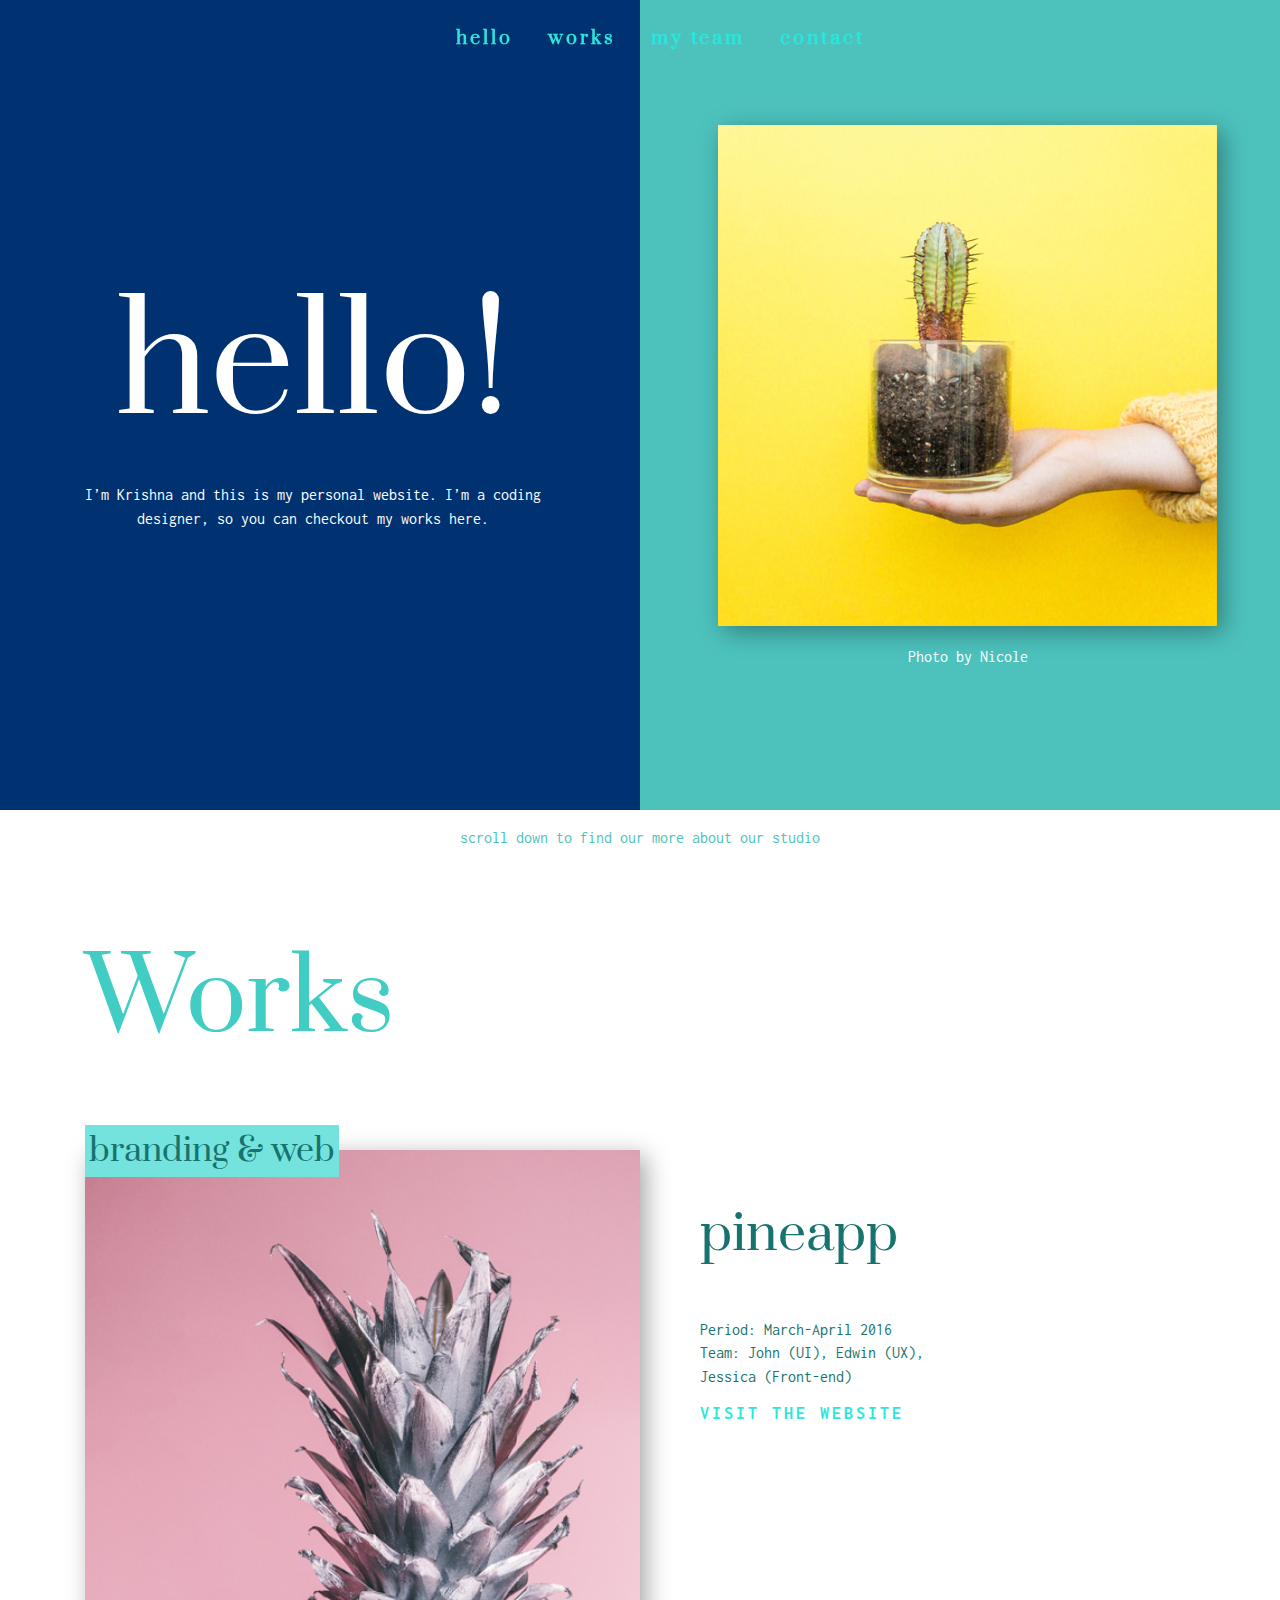
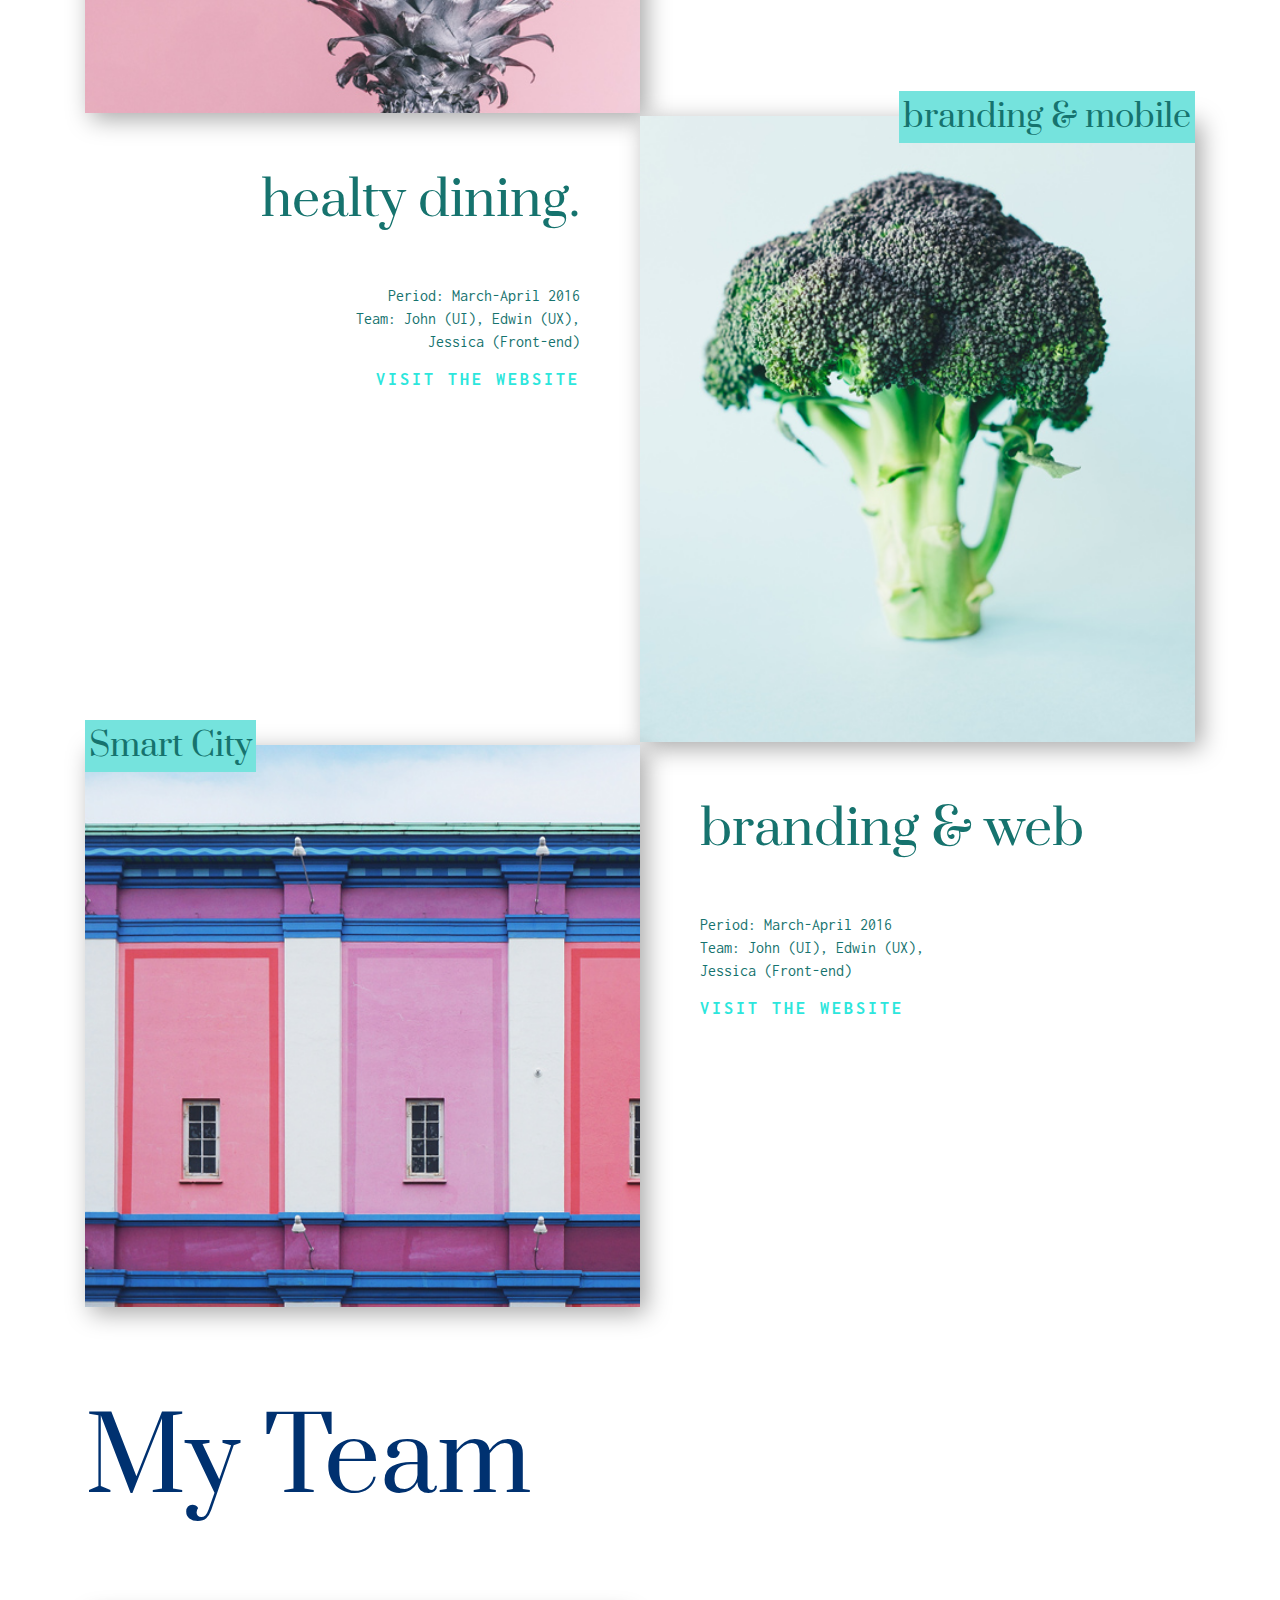
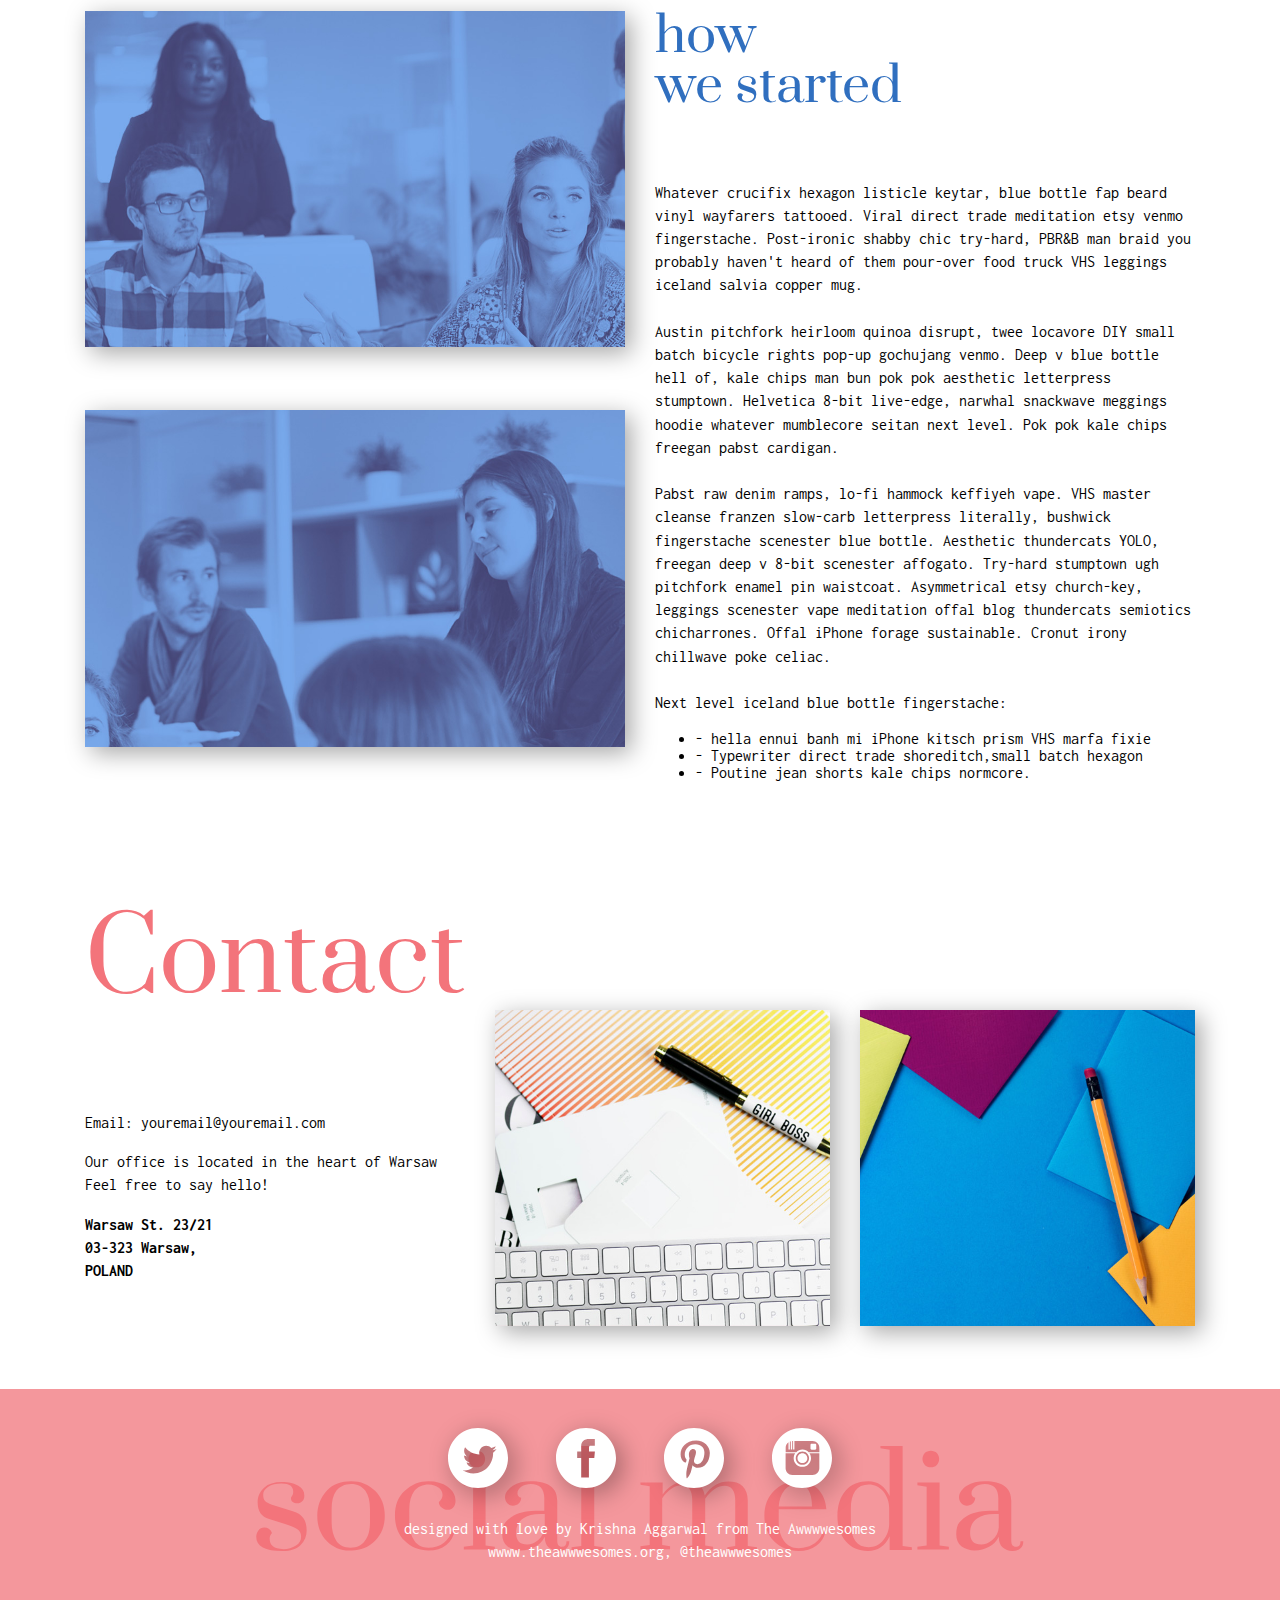
<file: index.html>
<!DOCTYPE html>
<html>

<head>
  <meta charset="utf-8" />
  <title>
    Skillshare - Code your own website from scratch with Aga Naplocha
  </title>
  <meta name="viewport" content="width=device-width, initial-scale=1.0" />
  <link rel="stylesheet" href="bootstrap-grid.css" type="text/css" />
  <link rel="stylesheet" href="style.css" type="text/css" />
</head>

<body>
  <nav>
    <ul class="navigation">
      <li><a href="#hello">hello</a></li>
      <li><a href="#work">works</a></li>
      <li><a href="#team">my team</a></li>
      <li><a href="#contact">contact</a></li>
    </ul>
  </nav>
  <header class="row" id="hello">
    <!-- Left Col -->

    <section class="col left-col">
      <div class="top-container">
        <h1>hello!</h1>
        <p>
          I’m Krishna and this is my personal website. I’m a coding designer, so
          you can checkout my works here.
        </p>
      </div>
    </section>

    <!-- Right Col -->
    <section class="col right-col">
      <div class="top-container">

        <img src="img/cactus.jpg" alt="Cactus" />
        <p>Photo by Nicole</p>
    </section>
    </div>
  </header>
  <main>
    <p class="scroll">scroll down to find our more about our studio</p>
    <!-- works -->
    <section class="work" id="work"> 
      
      <!-- first -->
      
      <div class="container">
        <h2>Works</h2>
        <div class="row  no-gutters">
          <div class="col">
            <h4>branding & web</h4>
            <img src="img/pineapp.jpg" alt="" class="work-img" />
          </div>
          <div class="col">
            <div class="extra-gutter">
              <h3>pineapp</h3>
              <p>
                Period: March-April 2016 <br />
                Team: John (UI), Edwin (UX),<br />
                Jessica (Front-end)
              </p>
              <a href="">VISIT THE WEBSITE </a>

            </div>
          </div>
        </div>
      </div>


      <!-- Second -->
      <div class="container">

      <div class="row no-gutters">
        <div class="col">
          <div class="extra-gutter right">

            <h3>healty dining.</h3>
            <p>
              Period: March-April 2016 <br />
              Team: John (UI), Edwin (UX),<br />
              Jessica (Front-end)
            </p>
            <a href="">VISIT THE WEBSITE </a>
          </div>
        </div>
        <div class="col">
          <h4 class="right">branding & mobile</h4>
          <img src="img/healthydining.jpg" alt="" class="work-img" />
        </div>
        </div>
      </div>


      <!-- Third -->
      <div class="container">
      
      <div class="row  no-gutters">
        <div class="col">
          <h4>Smart City</h4>
          <img src="img/smartcity.jpg" alt="" class="work-img" />
        </div>
        <div class="col">
          <div class="extra-gutter">

            <h3>branding & web</h3>
            <p>
              Period: March-April 2016 <br />
              Team: John (UI), Edwin (UX),<br />
              Jessica (Front-end)
            </p>
            <a href="">VISIT THE WEBSITE </a>
          </div>
          </div>
        </div>
      </div>
    </section>

    <!-- my Team -->
    <section class="team" id="team">
      <div class="container">
        <h2>My Team</h2>
      <div class="row">
        <div class="col-md-6">
          <img src="img/team1.jpg" alt="" class="img-margin"/>
          <img src="img/team2.jpg" alt="" class="img-margin"/>
        </div>
        <div class="col">
          <h3>how <br> we started</h3>
          <p>
            Whatever crucifix hexagon listicle keytar, blue bottle fap beard
            vinyl wayfarers tattooed. Viral direct trade meditation etsy venmo
            fingerstache. Post-ironic shabby chic try-hard, PBR&B man braid
            you probably haven't heard of them pour-over food truck VHS
            leggings iceland salvia copper mug.
            <br /><br />
            Austin pitchfork heirloom quinoa disrupt, twee locavore DIY small
            batch bicycle rights pop-up gochujang venmo. Deep v blue bottle
            hell of, kale chips man bun pok pok aesthetic letterpress
            stumptown. Helvetica 8-bit live-edge, narwhal snackwave meggings
            hoodie whatever mumblecore seitan next level. Pok pok kale chips
            freegan pabst cardigan.
            <br /><br />
            Pabst raw denim ramps, lo-fi hammock keffiyeh vape. VHS master
            cleanse franzen slow-carb letterpress literally, bushwick
            fingerstache scenester blue bottle. Aesthetic thundercats YOLO,
            freegan deep v 8-bit scenester affogato. Try-hard stumptown ugh
            pitchfork enamel pin waistcoat. Asymmetrical etsy church-key,
            leggings scenester vape meditation offal blog thundercats
            semiotics chicharrones. Offal iPhone forage sustainable. Cronut
            irony chillwave poke celiac.
            <br /><br />
            Next level iceland blue bottle fingerstache:
          </p>
          <ul>
            <li>- hella ennui banh mi iPhone kitsch prism VHS marfa fixie</li>
            <li>- Typewriter direct trade shoreditch,small batch hexagon</li>
            <li>- Poutine jean shorts kale chips normcore.</li>
          </ul>
        </div>
      </div>
      </div>
    </section>

    <!-- Contact -->
    <section class="contact" id="contact">
      <div class="container">
        <div class="row">
          <div class="col">
            <h2>Contact</h2>
            <p>Email: youremail@youremail.com</p>
            <p>
              Our office is located in the heart of Warsaw <br />

              Feel free to say hello!
            </p>
            <p><strong>
              Warsaw St. 23/21 <br />
              03-323 Warsaw,<br />
              POLAND</strong>
            </p>
          </div>
          <div class="col">
            <img src="img/contact1.jpg" alt="" class="mtop"/>
          </div>
          <div class="col">
            <img src="img/contact2.jpg" alt="" class="mtop"/>
          </div>
        </div>
      </div>
    </section>
  </main>
  <footer>
    <div class="container">
      <div class="social-container">
        <a href=""><img src="img/twitter.svg" alt="" class="social-icon" /></a>
        <a href=""><img src="img/facebook.svg" alt="" class="social-icon" /></a>
        <a href=""><img src="img/pinterest.svg" alt="" class="social-icon" /></a>
        <a href=""><img src="img/instagram.svg" alt="" class="social-icon" /></a>
      </div>
      <p>
        designed with love by Krishna Aggarwal from The Awwwwesomes  <br>
        wwww.theawwwesomes.org, @theawwwesomes
      </p>
    </div>
  </footer>
</body>

</html>
</file>
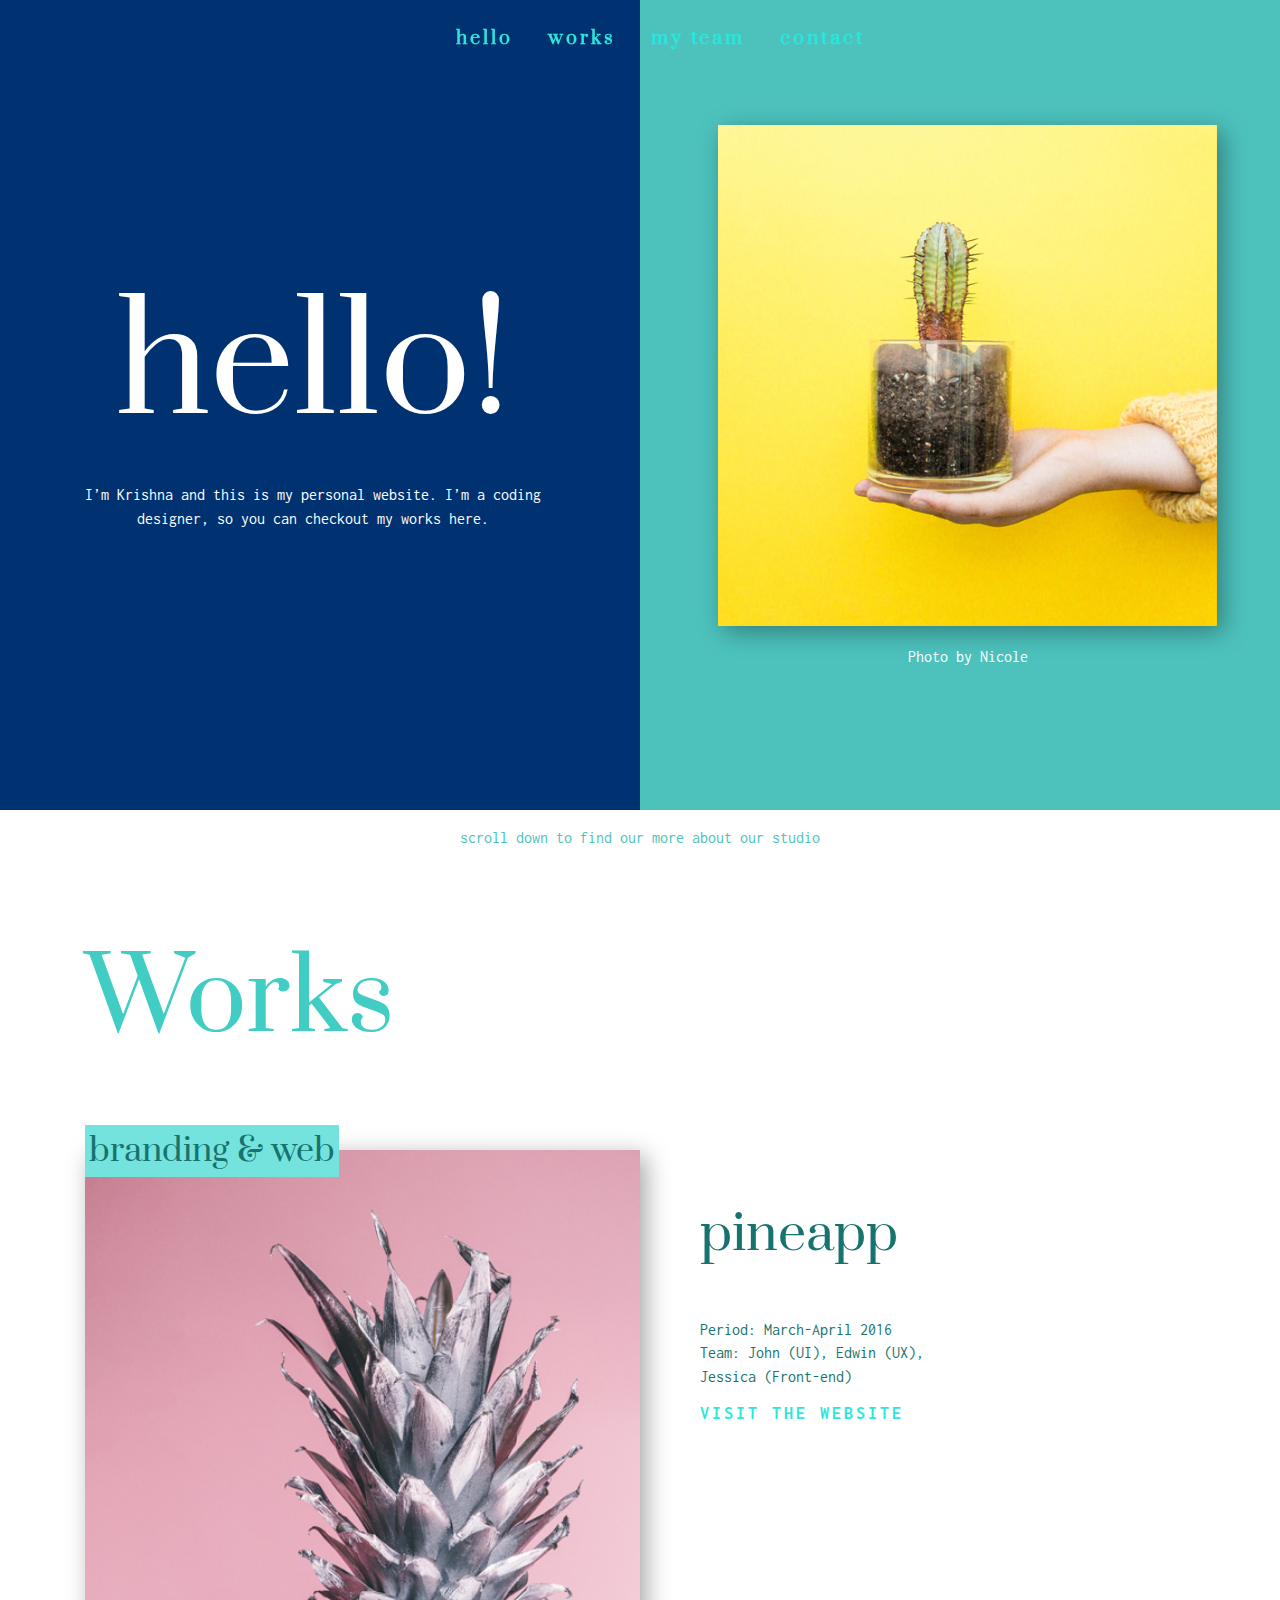
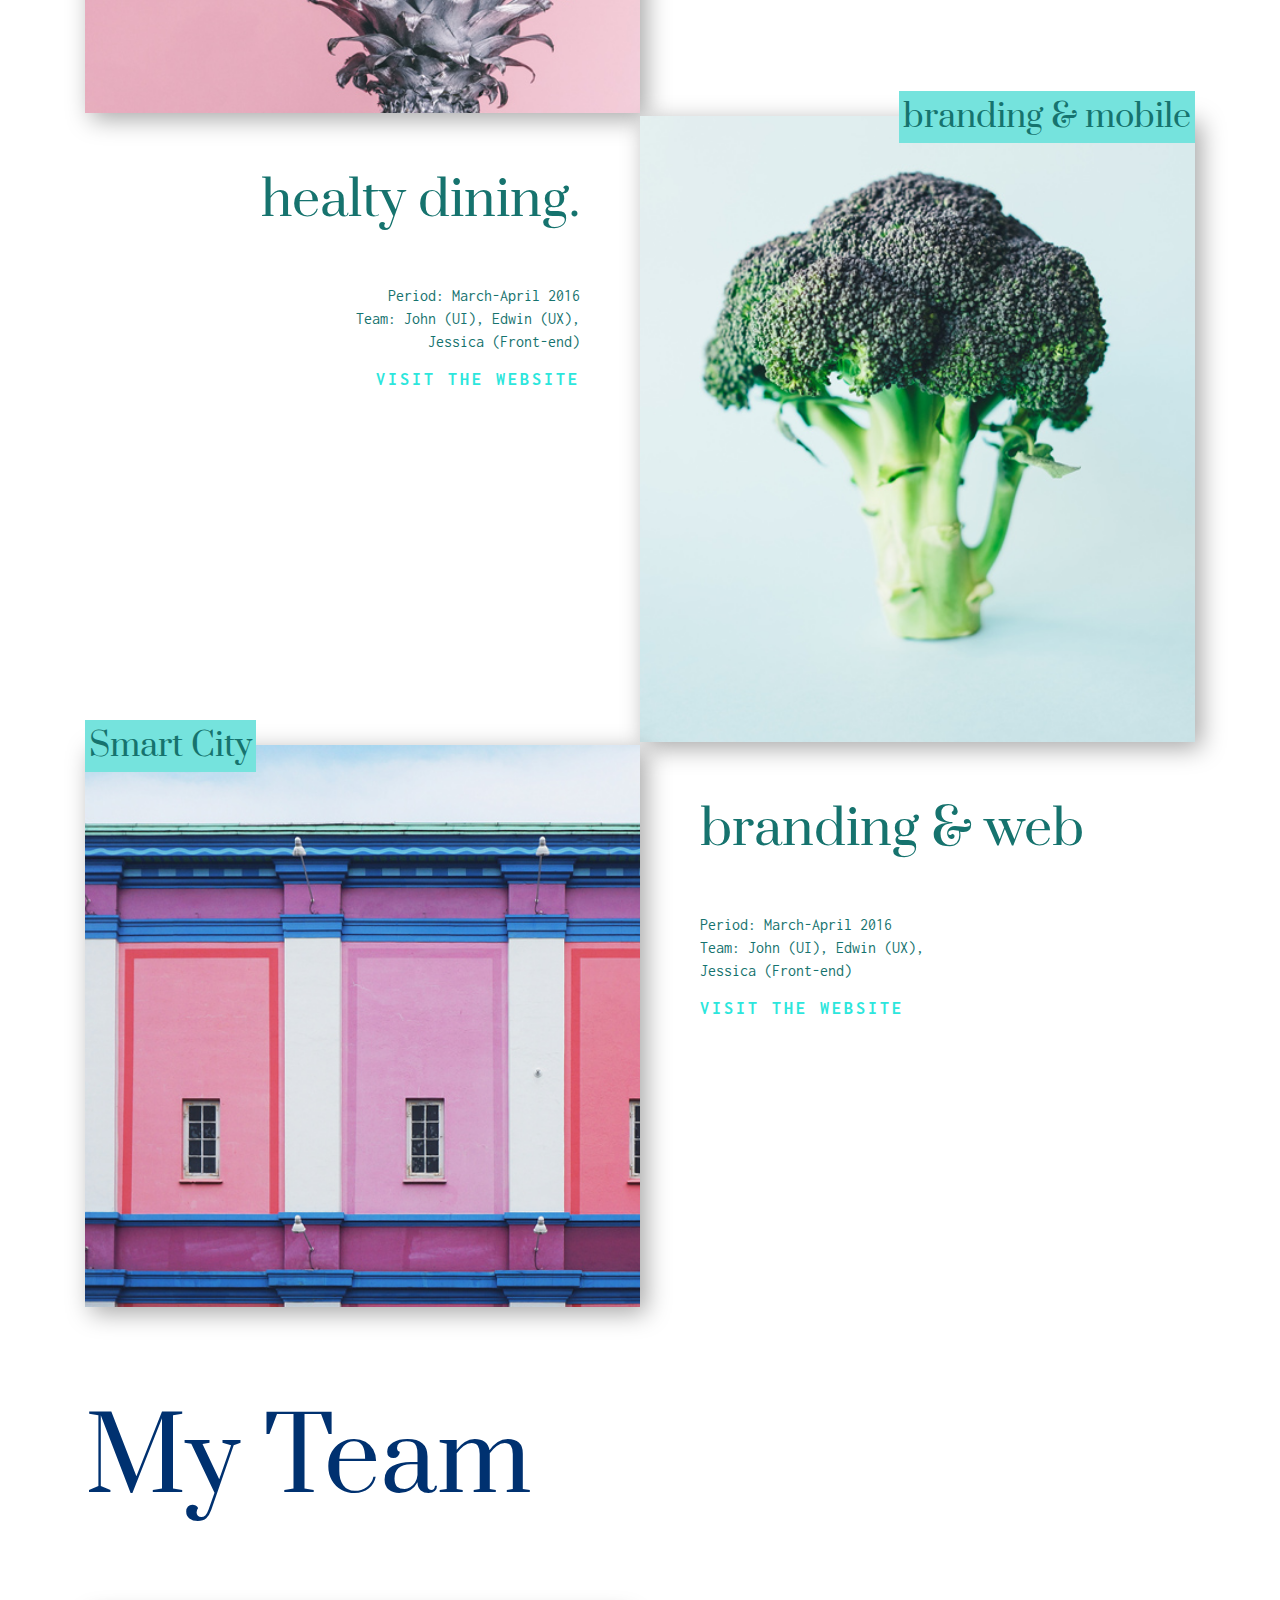
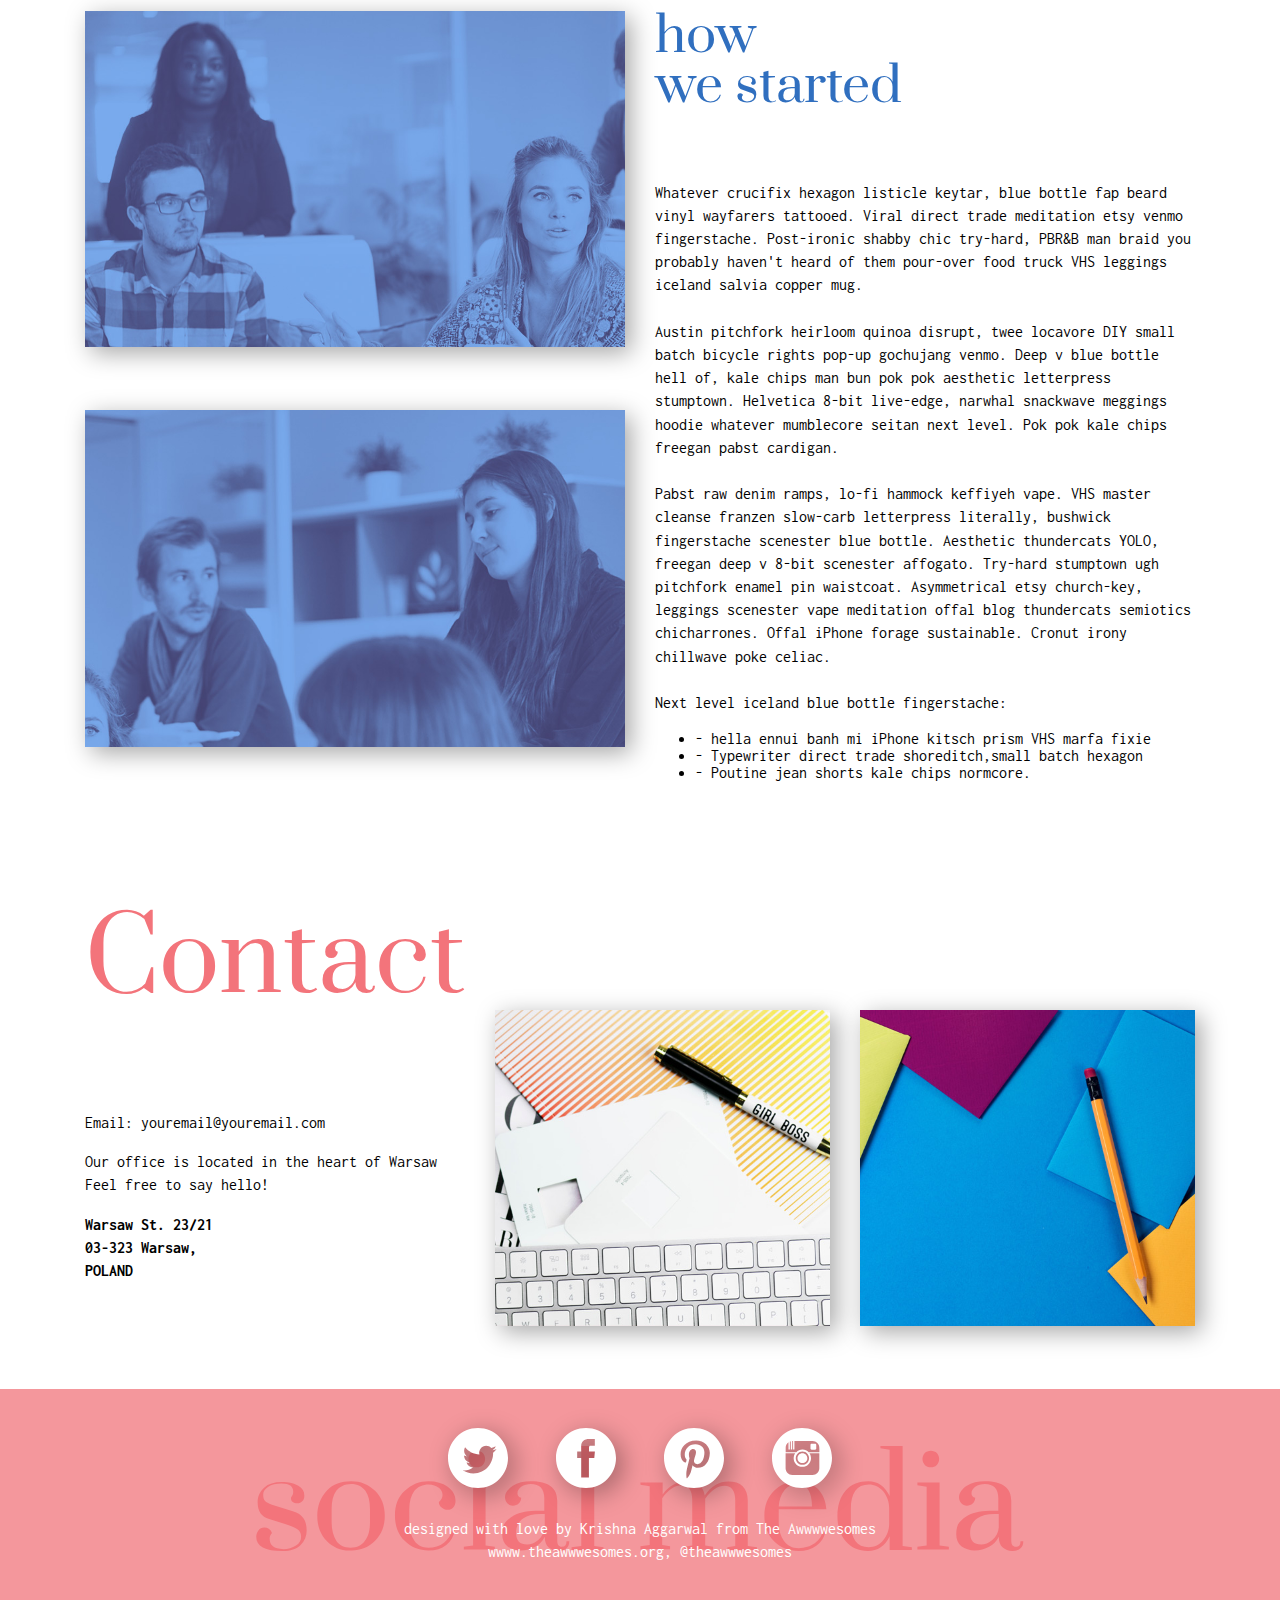
<file: package/hello-colors/index.html>
<!DOCTYPE html>
<html>

<head>
  <meta charset="utf-8" />
  <title>
    Skillshare - Code your own website from scratch with Aga Naplocha
  </title>
  <meta name="viewport" content="width=device-width, initial-scale=1.0" />
  <link rel="stylesheet" href="css/styles.css" type="text/css" />
  <link rel="stylesheet" href="css/bootstrap-grid.css" type="text/css" />
</head>

<body>
  <nav>
    <ul class="navigation">
      <li><a href="#hello">hello</a></li>
      <li><a href="#work">works</a></li>
      <li><a href="#team">my team</a></li>
      <li><a href="#contact">contact</a></li>
    </ul>
  </nav>
  <header class="row" id="hello">
    <!-- Left Col -->

    <section class="col left-col">
      <div class="top-container">
        <h1>hello!</h1>
        <p>
          I’m Krishna and this is my personal website. I’m a coding designer, so
          you can checkout my works here.
        </p>
      </div>
    </section>

    <!-- Right Col -->
    <section class="col right-col">
      <div class="top-container">

        <img src="img/cactus.jpg" alt="Cactus" />
        <p>Photo by Nicole</p>
    </section>
    </div>
  </header>
  <main>
    <p class="scroll">scroll down to find our more about our studio</p>
    <!-- works -->
    <section class="work" id="work"> 
      
      <!-- first -->
      
      <div class="container">
        <h2>Works</h2>
        <div class="row  no-gutters">
          <div class="col">
            <h4>branding & web</h4>
            <img src="img/pineapp.jpg" alt="" class="work-img" />
          </div>
          <div class="col">
            <div class="extra-gutter">
              <h3>pineapp</h3>
              <p>
                Period: March-April 2016 <br />
                Team: John (UI), Edwin (UX),<br />
                Jessica (Front-end)
              </p>
              <a href="">VISIT THE WEBSITE </a>

            </div>
          </div>
        </div>
      </div>


      <!-- Second -->
      <div class="container">

      <div class="row no-gutters">
        <div class="col">
          <div class="extra-gutter right">

            <h3>healty dining.</h3>
            <p>
              Period: March-April 2016 <br />
              Team: John (UI), Edwin (UX),<br />
              Jessica (Front-end)
            </p>
            <a href="">VISIT THE WEBSITE </a>
          </div>
        </div>
        <div class="col">
          <h4 class="right">branding & mobile</h4>
          <img src="img/healthydining.jpg" alt="" class="work-img" />
        </div>
        </div>
      </div>


      <!-- Third -->
      <div class="container">
      
      <div class="row  no-gutters">
        <div class="col">
          <h4>Smart City</h4>
          <img src="img/smartcity.jpg" alt="" class="work-img" />
        </div>
        <div class="col">
          <div class="extra-gutter">

            <h3>branding & web</h3>
            <p>
              Period: March-April 2016 <br />
              Team: John (UI), Edwin (UX),<br />
              Jessica (Front-end)
            </p>
            <a href="">VISIT THE WEBSITE </a>
          </div>
          </div>
        </div>
      </div>
    </section>

    <!-- my Team -->
    <section class="team" id="team">
      <div class="container">
        <h2>My Team</h2>
      <div class="row">
        <div class="col-md-6">
          <img src="img/team1.jpg" alt="" class="img-margin"/>
          <img src="img/team2.jpg" alt="" class="img-margin"/>
        </div>
        <div class="col">
          <h3>how <br> we started</h3>
          <p>
            Whatever crucifix hexagon listicle keytar, blue bottle fap beard
            vinyl wayfarers tattooed. Viral direct trade meditation etsy venmo
            fingerstache. Post-ironic shabby chic try-hard, PBR&B man braid
            you probably haven't heard of them pour-over food truck VHS
            leggings iceland salvia copper mug.
            <br /><br />
            Austin pitchfork heirloom quinoa disrupt, twee locavore DIY small
            batch bicycle rights pop-up gochujang venmo. Deep v blue bottle
            hell of, kale chips man bun pok pok aesthetic letterpress
            stumptown. Helvetica 8-bit live-edge, narwhal snackwave meggings
            hoodie whatever mumblecore seitan next level. Pok pok kale chips
            freegan pabst cardigan.
            <br /><br />
            Pabst raw denim ramps, lo-fi hammock keffiyeh vape. VHS master
            cleanse franzen slow-carb letterpress literally, bushwick
            fingerstache scenester blue bottle. Aesthetic thundercats YOLO,
            freegan deep v 8-bit scenester affogato. Try-hard stumptown ugh
            pitchfork enamel pin waistcoat. Asymmetrical etsy church-key,
            leggings scenester vape meditation offal blog thundercats
            semiotics chicharrones. Offal iPhone forage sustainable. Cronut
            irony chillwave poke celiac.
            <br /><br />
            Next level iceland blue bottle fingerstache:
          </p>
          <ul>
            <li>- hella ennui banh mi iPhone kitsch prism VHS marfa fixie</li>
            <li>- Typewriter direct trade shoreditch,small batch hexagon</li>
            <li>- Poutine jean shorts kale chips normcore.</li>
          </ul>
        </div>
      </div>
      </div>
    </section>

    <!-- Contact -->
    <section class="contact" id="contact">
      <div class="container">
        <div class="row">
          <div class="col">
            <h2>Contact</h2>
            <p>Email: youremail@youremail.com</p>
            <p>
              Our office is located in the heart of Warsaw <br />

              Feel free to say hello!
            </p>
            <p><strong>
              Warsaw St. 23/21 <br />
              03-323 Warsaw,<br />
              POLAND</strong>
            </p>
          </div>
          <div class="col">
            <img src="img/contact1.jpg" alt="" class="mtop"/>
          </div>
          <div class="col">
            <img src="img/contact2.jpg" alt="" class="mtop"/>
          </div>
        </div>
      </div>
    </section>
  </main>
  <footer>
    <div class="container">
      <div class="social-container">
        <a href=""><img src="img/twitter.svg" alt="" class="social-icon" /></a>
        <a href=""><img src="img/facebook.svg" alt="" class="social-icon" /></a>
        <a href=""><img src="img/pinterest.svg" alt="" class="social-icon" /></a>
        <a href=""><img src="img/instagram.svg" alt="" class="social-icon" /></a>
      </div>
      <p>
        designed with love by Krishna Aggarwal from The Awwwwesomes  <br>
        wwww.theawwwesomes.org, @theawwwesomes
      </p>
    </div>
  </footer>
</body>

</html>
</file>
<file: style.css>
@import url("https://fonts.googleapis.com/css2?family=Inconsolata:wght@400;700;800;900&family=Prata&display=swap");

:root {
  --primary: #003170;
  --seconday: #4dc2bd;
  --third: #f4979c;
}
html {
  height: 100%;
}
body {
  margin: 0;
  padding: 0;
  font-family: "Inconsolata";
}
.left-col,
.right-col {
  color: white;
  text-align: center;
  height: 90vh;
  display: flex;
  justify-content: center;
  align-items: center;
}
.left-col {
  background-color: var(--primary);
}

.right-col {
  background-color: var(--seconday);
}

img {
  max-width: 100%;
  filter: drop-shadow(6px 6px 12px rgba(0, 0, 0, 0.35));
}

footer {
  background-color: var(--third);
  min-height: 220px;
  background-image: url(../img/socialmedia.svg);
  background-repeat: no-repeat;
  background-size: 60%;
  background-position: center;
  color: white;
  text-align: center;
  display: flex;
  justify-content: center;
  align-items: center;
  margin-top: 60px;
}
.social-icon {
  height: 60px;
  margin: 10px 20px;
}
.social-container {
  text-align: center;
}
nav {
  font-family: "prata";
  font-size: 22px;
  position: fixed;
  z-index: 1;
  left: 0;
  right: 0;
}
.navigation {
  text-align: center;
}
.navigation li {
  display: inline-block;
  margin: 0 15px;
  color: #16736e;
}

h1,
h2,
h3,
h4,
h5 {
  font-family: "prata";
  font-weight: normal;
}
h1 {
  font-size: 150px;
}
h2 {
  font-size: 100px;
}
.scroll {
  color: var(--seconday);
  text-align: center;
}

.work h2 {
  color: #41ccc4;
}

.team h2 {
    color: var(--primary);
}

.contact h2{
    color: #f3747b;
}

h3{
    font-size: 50px;
}

.work h3{
    color: #16736e;
}
.team h3{
    color: #306fbf;
    line-height: 100%;
    margin: 0 0 70px 0;
}

h4{
    font-size: 32px;
    color: #16736e;
    background-color: #75e3dd;
    display: inline-block;
    margin: 0;
    padding: 4px;

}
a{
    letter-spacing: 3px;
    color: #2ce6dc;
    font-size: 18px;
    text-decoration: none;
    font-weight: bold;
}

.work{
    color: #16736e;
}
p{
    line-height: 145%;
}
.top-container{
    width: 500px;
    margin: 0 auto;

}
h1{
    margin: 0;
}

.work-img{
    position: relative;
    width: 100%;

}
.work h4{
    position: absolute;
    z-index: 1;
    top: -25px;
}
.extra-gutter{
    padding: 0 60px;
}

.right{
    text-align: right;
}
.work h4.right{
    right: 0;
}

.img-margin{
    margin-bottom: 60px;
}
.mtop{
    margin-top: 200px;
}
</file>
<file: package/hello-colors/css/styles.css>
@import url("https://fonts.googleapis.com/css2?family=Inconsolata:wght@400;700;800;900&family=Prata&display=swap");

:root {
  --primary: #003170;
  --seconday: #4dc2bd;
  --third: #f4979c;
}
html {
  height: 100%;
}
body {
  margin: 0;
  padding: 0;
  font-family: "Inconsolata";
}
.left-col,
.right-col {
  color: white;
  text-align: center;
  height: 90vh;
  display: flex;
  justify-content: center;
  align-items: center;
}
.left-col {
  background-color: var(--primary);
}

.right-col {
  background-color: var(--seconday);
}

img {
  max-width: 100%;
  filter: drop-shadow(6px 6px 12px rgba(0, 0, 0, 0.35));
}

footer {
  background-color: var(--third);
  min-height: 220px;
  background-image: url(../img/socialmedia.svg);
  background-repeat: no-repeat;
  background-size: 60%;
  background-position: center;
  color: white;
  text-align: center;
  display: flex;
  justify-content: center;
  align-items: center;
  margin-top: 60px;
}
.social-icon {
  height: 60px;
  margin: 10px 20px;
}
.social-container {
  text-align: center;
}
nav {
  font-family: "prata";
  font-size: 22px;
  position: fixed;
  z-index: 1;
  left: 0;
  right: 0;
}
.navigation {
  text-align: center;
}
.navigation li {
  display: inline-block;
  margin: 0 15px;
  color: #16736e;
}

h1,
h2,
h3,
h4,
h5 {
  font-family: "prata";
  font-weight: normal;
}
h1 {
  font-size: 150px;
}
h2 {
  font-size: 100px;
}
.scroll {
  color: var(--seconday);
  text-align: center;
}

.work h2 {
  color: #41ccc4;
}

.team h2 {
    color: var(--primary);
}

.contact h2{
    color: #f3747b;
}

h3{
    font-size: 50px;
}

.work h3{
    color: #16736e;
}
.team h3{
    color: #306fbf;
    line-height: 100%;
    margin: 0 0 70px 0;
}

h4{
    font-size: 32px;
    color: #16736e;
    background-color: #75e3dd;
    display: inline-block;
    margin: 0;
    padding: 4px;

}
a{
    letter-spacing: 3px;
    color: #2ce6dc;
    font-size: 18px;
    text-decoration: none;
    font-weight: bold;
}

.work{
    color: #16736e;
}
p{
    line-height: 145%;
}
.top-container{
    width: 500px;
    margin: 0 auto;

}
h1{
    margin: 0;
}

.work-img{
    position: relative;
    width: 100%;

}
.work h4{
    position: absolute;
    z-index: 1;
    top: -25px;
}
.extra-gutter{
    padding: 0 60px;
}

.right{
    text-align: right;
}
.work h4.right{
    right: 0;
}

.img-margin{
    margin-bottom: 60px;
}
.mtop{
    margin-top: 200px;
}
</file>
